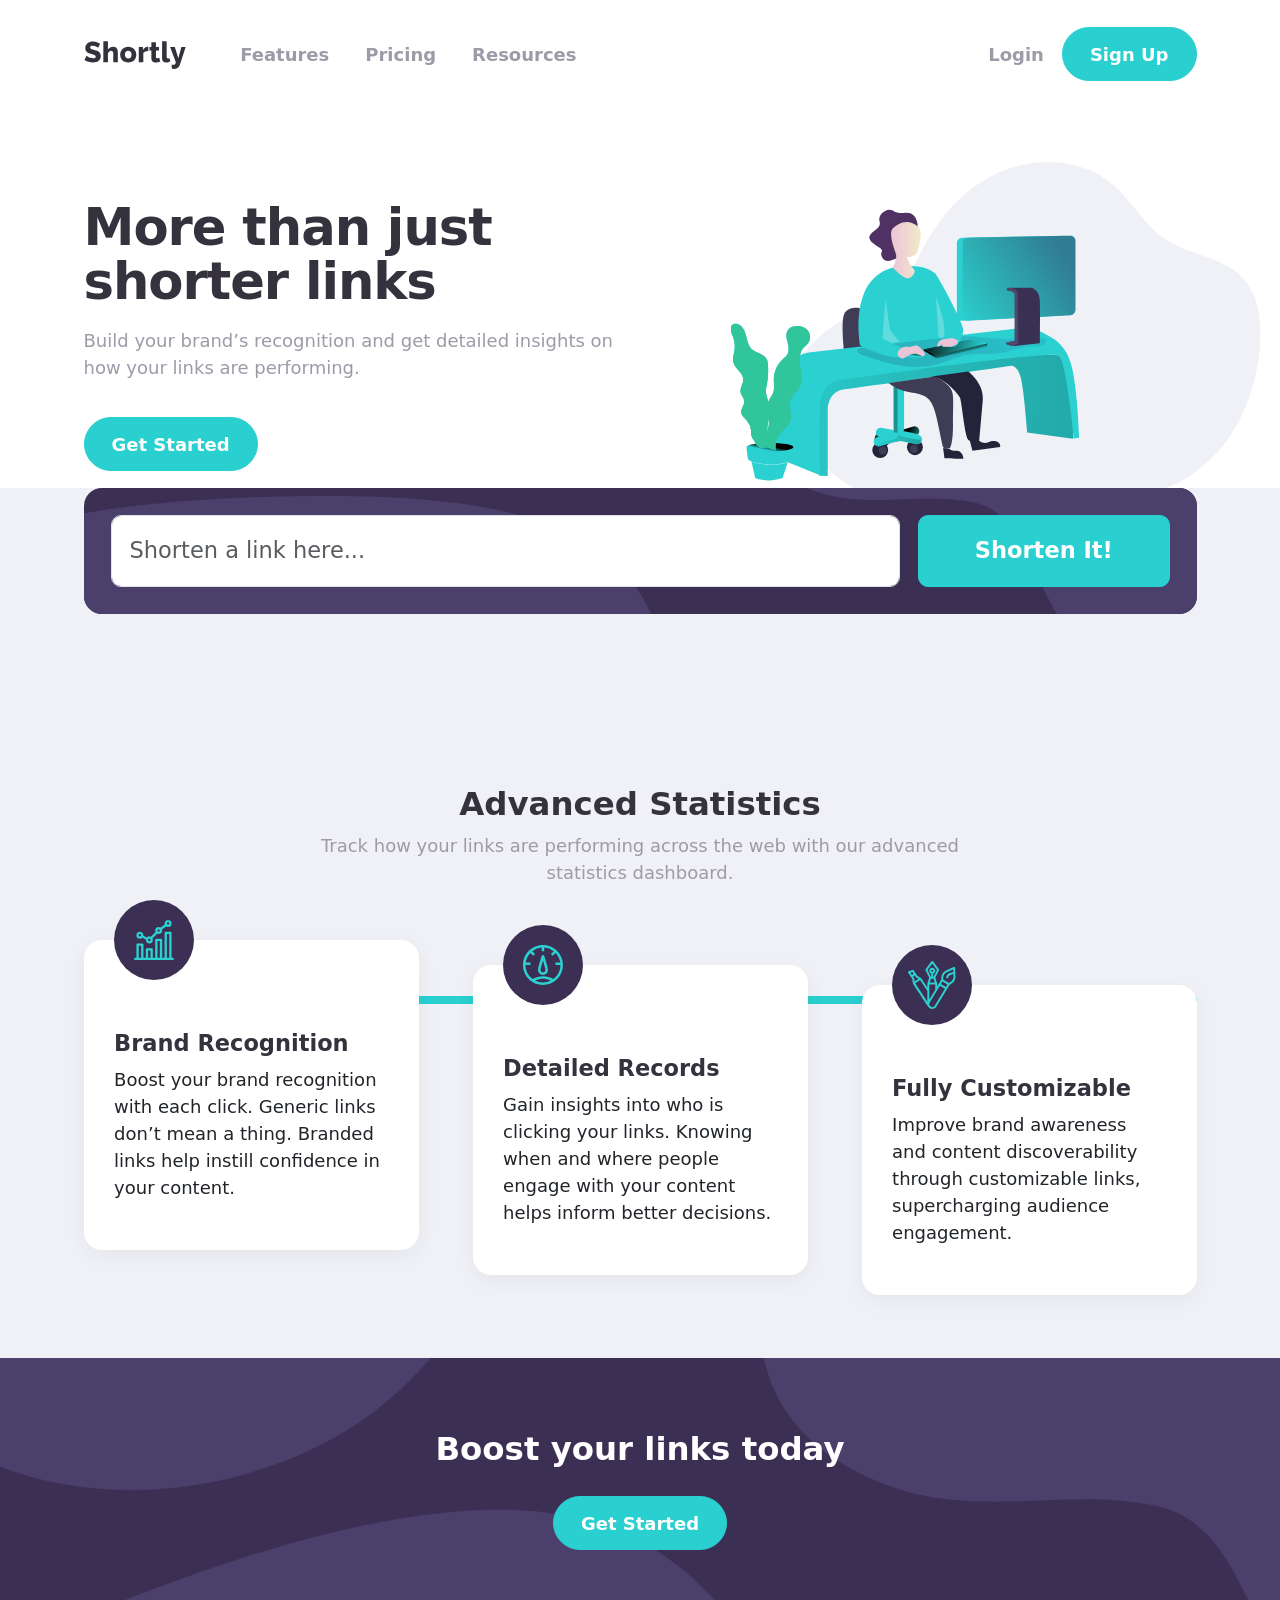
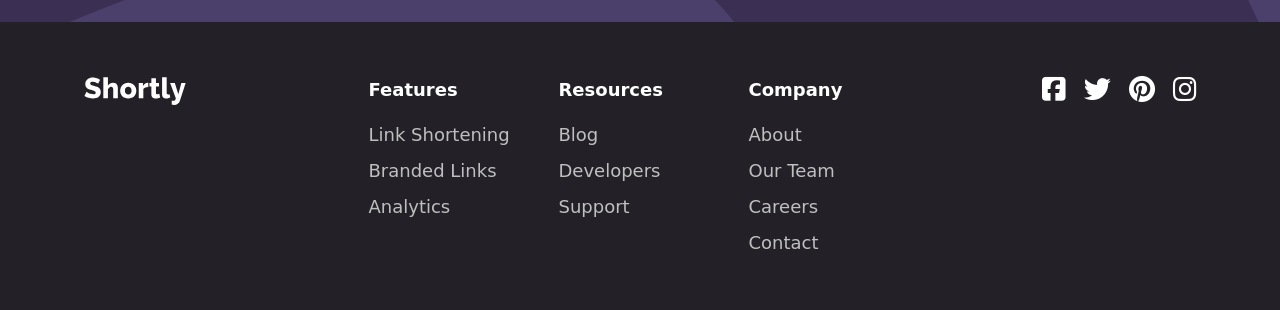
<file: index.html>
<!doctype html>
<html lang="en">
<head>
  <meta charset="utf-8" />
  <meta name="viewport" content="width=device-width, initial-scale=1" />
  <title>Shortly</title>

  <!-- Poppins (500,700) -->
  <link rel="preconnect" href="https://fonts.googleapis.com">
  <link rel="preconnect" href="https://fonts.gstatic.com" crossorigin>
  <link href="https://fonts.googleapis.com/css2?family=Poppins:wght@500;700&display=swap" rel="stylesheet">

  <!-- Bootstrap -->
  <link href="https://cdn.jsdelivr.net/npm/bootstrap@5.3.3/dist/css/bootstrap.min.css" rel="stylesheet">

  <!-- Font Awesome (social icons) -->
  <link href="https://cdnjs.cloudflare.com/ajax/libs/font-awesome/6.5.0/css/all.min.css" rel="stylesheet"/>

  <!-- No custom CSS file: Bootstrap + inline styles only -->
</head>

<style>
  /* =========================
   SHORTEN RESULT CARD (FIX)
========================= */

:root {
   --blue-400: hsl(180, 66%, 49%);
  --cyan: hsl(180, 66%, 49%);
  --violet: hsl(257, 27%, 26%);
   font-family:Poppins,system-ui,-apple-system,Segoe UI,Roboto,Arial,sans-serif;
    font-size:18px;
    --c-cyan:hsl(180, 66%, 49%);
    --c-violet:hsl(257,27%,26%);
    --c-red:hsl(0,87%,67%);
    --c-gray-400:hsl(0,0%,75%);
    --c-gray-500:hsl(257,7%,63%);
    --c-gray-900:hsl(255,11%,22%);
    --c-gray-950:hsl(260,8%,14%);
    --c-bg:#f0f1f6;
}

.result-item {
  background: #fff;
  border-radius: 10px;
  padding: 1rem;
  
  overflow: hidden;
  box-shadow: 0 1px 0 rgba(0,0,0,.04);
}

/* inner layout spacing */
.result-inner {
  padding: 1rem;
}

/* original link */
.result-original {
  color: var(--c-gray-900);
  font-weight: 500;
  overflow: hidden;
  text-overflow: ellipsis;
  white-space: nowrap;
  border-bottom: 1px solid #f1f1f1;
  padding-bottom: .75rem;
  margin-bottom: .75rem;
}

/* short link */
.result-short {
  color: var(--c-cyan);
  font-weight: 500;
  word-break: break-all;
}


.copy-btn {
  background: var(--blue-400);
  border-color: var(--blue-400);
  color: #fff;
  transition: all 0.2s ease;
}

.copy-btn:hover {
  background: hsl(180, 60%, 76%);
  color: #f1f1f1;
  
}

.copy-btn.copied {
  background: hsl(257, 27%, 26%) !important;
}

/* desktop layout */
@media (min-width: 992px) {
  .result-inner {
    display: flex;
    align-items: center;
    justify-content: space-between;
    gap: 1rem;
  }

  .result-original {
    border-bottom: none;
    margin: 0;
    padding: 0;
    max-width: 50%;
  }

  .result-right {
    display: flex;
    align-items: center;
    gap: 1rem;
  }

  .copy-btn {
    width: auto;
  }
}


/* =========================
   SECTION
========================= */
.stats-section {
  background-color: var(--c-bg);
  padding: 4rem 0 6rem;
}

.section-title {
  color: var(--c-gray-900);
  font-size: clamp(1.8rem, 2.4vw, 2.3rem);
}

.section-subtitle {
  color: var(--c-gray-500);
  max-width: 36rem;
}

/* =========================
   CARD
========================= */
.feature-card {
  background: #fff;
  border-radius: 1rem;
  padding: 3.5rem 1.7rem 1.7rem; /* extra top space for icon */
  position: relative;
  min-height: 250px;
  box-shadow: 0 5px 20px rgba(0,0,0,0.05);
}

/* =========================
   ICON
========================= */
.feature-icon {
  width: 80px;
  height: 80px;
  background: var(--c-violet);
  border-radius: 50%;
  display: flex;
  align-items: center;
  justify-content: center;
  position: absolute;
  top: -40px;
  left: 50%;
  transform: translateX(-50%);
  z-index: 2;
}

/* Desktop: move icon to left */
@media (min-width: 992px) {
  .feature-icon {
    left: 1.7rem;
    transform: none;
  }
}

/* =========================
   TEXT
========================= */
.feature-title {
  font-size: 1.25rem;
  font-weight: bold;
  color: var(--c-gray-900);
  margin-top: 1.5rem;
}

.feature-text {
  color: var(--c-gray-500);
}

/* =========================
   CONNECTORS
========================= */

/* Desktop horizontal line */
.connector-horizontal {
  position: absolute;
  top: 110px;
  left: 0;
  right: 0;
  height: 8px;
  background: var(--c-cyan);
  border-radius: 999px;
  z-index: 0;
}

/* Mobile vertical line */
.connector-vertical {
  position: absolute;
  left: 50%;
  top: 60px;
  bottom: 60px;
  width: 8px;
  transform: translateX(-50%);
  background: var(--c-cyan);
  border-radius: 999px;
  z-index: 0;
}

/* =========================
   SPACING (MOBILE)
========================= */
@media (max-width: 991px) {
  .feature-card {
    margin-bottom: 3rem;
  }
}

/* =========================
   STAGGER (DESKTOP)
========================= */
@media (min-width: 992px) {
  .card-2 {
    transform: translateY(25px);
  }

  .card-3 {
    transform: translateY(45px); /* slightly lower but not too much */
  }
}


</style>

<body>

  <!-- NAVBAR -->
  <nav class="navbar navbar-expand-lg bg-white py-4">
    <div class="container">
      <a class="navbar-brand" href="#">
        <img src="images/logo.svg" alt="Shortly" height="28">
      </a>

      <button class="navbar-toggler" type="button" data-bs-toggle="collapse" data-bs-target="#nav">
        <span class="navbar-toggler-icon"></span>
      </button>

      <div id="nav" class="collapse navbar-collapse">
        <ul class="navbar-nav me-auto ms-lg-4 gap-lg-3">
          <li class="nav-item"><a class="nav-link fw-bold" style="color:var(--c-gray-500)" href="#features">Features</a></li>
          <li class="nav-item"><a class="nav-link fw-bold" style="color:var(--c-gray-500)" href="#pricing">Pricing</a></li>
          <li class="nav-item"><a class="nav-link fw-bold" style="color:var(--c-gray-500)" href="#resources">Resources</a></li>
        </ul>

        <div class="d-flex flex-column flex-lg-row align-items-stretch align-items-lg-center gap-3 mt-3 mt-lg-0">
          <a class="nav-link fw-bold text-center" style="color:var(--c-gray-500)" href="#login">Login</a>
          <a
            class="btn rounded-pill fw-bold"
            href="#signup"
            style="background-color:var(--c-cyan); border-color:var(--c-cyan); color:#fff; padding:.7rem 1.5rem;"
          >
            Sign Up
          </a>
        </div>
      </div>
    </div>
  </nav>

  <!-- HERO -->
  <header class="py-5" style="overflow:hidden; padding-bottom:6.5rem;">
    <div class="container">
      <div class="row align-items-center g-5">
        <div class="col-lg-6">
          <h1 class="fw-bold" style="color:var(--c-gray-900); line-height:1.05; letter-spacing:-.02em; font-size:clamp(2.4rem,4vw,3.9rem);">
            More than just<br class="d-none d-md-block">shorter links
          </h1>
          <p class="mt-3" style="color:var(--c-gray-500); max-width:34rem;">
            Build your brand’s recognition and get detailed insights on how your links are performing.
          </p>

          <a
            class="btn rounded-pill fw-bold mt-3"
            href="#shorten"
            style="background-color:var(--c-cyan); border-color:var(--c-cyan); color:#fff; padding:.7rem 1.5rem;"
          >
            Get Started
          </a>
        </div>

        <div class="col-lg-6 text-center text-lg-end">
          <img
            src="images/illustration-working.svg"
            class="img-fluid"
            alt="Working illustration"
            style="width:min(560px,120%); height:auto; transform:translateX(12%);"
          >
        </div>
      </div>
    </div>
  </header>

  <!-- SHORTEN + RESULTS -->
  <section id="shorten" style="background-color:var(--c-bg); padding-bottom:4rem;">
    <div class="container">

      <!-- Shorten card (overlaps hero) -->
      <div class="rounded-4 position-relative overflow-hidden"
           style="margin-top:-4.25rem; background-color:var(--c-violet); padding:1.5rem;">
        <!-- Responsive background image using <picture> (no CSS media queries needed) -->
        <picture class="position-absolute top-0 end-0 w-100 h-100" style="z-index:0;">
          <source media="(max-width: 991.98px)" srcset="images/bg-shorten-mobile.svg">
          <img src="images/bg-shorten-desktop.svg" alt="" class="w-100 h-100" style="object-fit:cover;">
        </picture>

        <div class="position-relative" style="z-index:1;">
          <form id="shortenForm" class="row g-3 align-items-start">
            <div class="col-lg-9">
              <label for="urlInput" class="visually-hidden">Shorten a link</label>
              <input
                id="urlInput"
                type="url"
                class="form-control form-control-lg"
                placeholder="Shorten a link here..."
                autocomplete="off"
                required
                style="border-radius:10px; padding:1rem 1rem;"
              >
              <!-- Bootstrap validation feedback -->
              <div class="invalid-feedback fst-italic" style="color:var(--c-red);">
                Please add a valid link
              </div>
            </div>

            <div class="col-lg-3 d-grid">
              <button
                id="shortenBtn"
                class="btn btn-lg fw-bold"
                type="submit"
                style="background-color:var(--c-cyan); border-color:var(--c-cyan); color:#fff; border-radius:10px; padding:1rem 1.25rem;"
              >
                Shorten It!
              </button>
            </div>
          </form>
        </div>
      </div>

      <!-- Results list -->
      <div id="results" class="mt-4 d-grid gap-3"></div>
    </div>
  </section>

  <!-- STATS -->

  <section id="features" class="stats-section">
  <div class="container">

    <!-- Header -->
    <div class="text-center">
      <h2 class="fw-bold section-title">
        Advanced Statistics
      </h2>
      <p class="section-subtitle mx-auto mt-2">
        Track how your links are performing across the web with our advanced statistics dashboard.
      </p>
    </div>

    <div class="features-wrapper position-relative mt-5">

      <!-- Desktop connector -->
      <div class="connector-horizontal d-none d-lg-block"></div>

      <!-- Mobile connector -->
      <div class="connector-vertical d-lg-none"></div>

      <div class="row g-4 g-lg-5 position-relative z-1">

        <!-- Card 1 -->
        <!-- <div class="col-lg-4">
          <article class="feature-card text-center text-lg-start">

            <div class="feature-icon icon-desktop d-none d-lg-flex">
              <img src="images/icon-brand-recognition.svg" alt="">
            </div>

            <h3 class="feature-title">Brand Recognition</h3>
            <p class="feature-text">
              Boost your brand recognition with each click. Generic links don’t mean a thing.
              Branded links help instill confidence in your content.
            </p>

          </article>
        </div> -->

        <div class="col-lg-4">
          <article class="feature-card text-center text-lg-start">

            <div class="feature-icon">
              <img src="images/icon-brand-recognition.svg" alt="">
            </div>

            <h3 class="feature-title">Brand Recognition</h3>
            <p>Boost your brand recognition with each click. Generic links don’t mean a thing. Branded links help instill confidence in your content.</p>

          </article>
        </div>

        <!-- Card 2 -->
        <!-- <div class="col-lg-4 card-2">
          <article class="feature-card text-center text-lg-start">

            <div class="feature-icon icon-desktop d-none d-lg-flex">
              <img src="images/icon-detailed-records.svg" alt="">
            </div>

            <h3 class="feature-title">Detailed Records</h3>
            <p class="feature-text">
              Gain insights into who is clicking your links. Knowing when and where people engage
              with your content helps inform better decisions.
            </p>

          </article>
        </div> -->

          <!-- Card 2 -->
          <div class="col-lg-4 card-2">
            <article class="feature-card text-center text-lg-start">

              <div class="feature-icon">
                <img src="images/icon-detailed-records.svg" alt="">
              </div>

              <h3 class="feature-title">Detailed Records</h3>
              <p>Gain insights into who is clicking your links. Knowing when and where people engage with your content helps inform better decisions.</p>

            </article>
          </div>


        <!-- Card 3 -->
        <!-- <div class="col-lg-4 card-3">
          <article class="feature-card text-center text-lg-start">

            <div class="feature-icon icon-mobile">
              <img src="images/icon-fully-customizable.svg" alt="">
            </div>

            <h3 class="feature-title">Fully Customizable</h3>
            <p class="feature-text">
              Improve brand awareness and content discoverability through customizable links,
              supercharging audience engagement.
            </p>

          </article>
        </div> -->
        <div class="col-lg-4 card-3">
          <article class="feature-card text-center text-lg-start">

            <div class="feature-icon">
              <img src="images/icon-fully-customizable.svg" alt="">
            </div>

            <h3 class="feature-title">Fully Customizable</h3>
            <p>Improve brand awareness and content discoverability through customizable links, supercharging audience engagement.</p>

          </article>
        </div>
      </div>
    </div>
  </div>
</section>


  <!-- BOOST CTA -->
  <section id="pricing" class="position-relative overflow-hidden" style="background-color:var(--c-violet); padding:4rem 0;">
    <picture class="position-absolute top-0 start-0 w-100 h-100" style="z-index:0;">
      <source media="(max-width: 991.98px)" srcset="images/bg-boost-mobile.svg">
      <img src="images/bg-boost-desktop.svg" alt="" class="w-100 h-100" style="object-fit:cover;">
    </picture>

    <div class="container text-center position-relative" style="z-index:1;">
      <h2 class="fw-bold text-white" style="font-size:clamp(1.8rem,2.5vw,2.4rem);">Boost your links today</h2>
      <a
        class="btn rounded-pill fw-bold mt-3"
        href="#shorten"
        style="background-color:var(--c-cyan); border-color:var(--c-cyan); color:#fff; padding:.7rem 1.5rem;"
      >
        Get Started
      </a>
    </div>
  </section>

  <!-- FOOTER -->
  <footer id="resources" style="background-color:var(--c-gray-950); color:#fff;">
    <div class="container py-5">
      <div class="row g-4">
        <div class="col-lg-3">
          <img src="images/logo.svg" alt="Shortly" height="28" style="filter:brightness(0) invert(1);">
        </div>

        <div class="col-6 col-lg-2">
          <div class="fw-bold mb-3">Features</div>
          <ul class="list-unstyled d-grid gap-2 m-0">
            <li><a class="text-decoration-none" style="color:var(--c-gray-400)" href="#">Link Shortening</a></li>
            <li><a class="text-decoration-none" style="color:var(--c-gray-400)" href="#">Branded Links</a></li>
            <li><a class="text-decoration-none" style="color:var(--c-gray-400)" href="#">Analytics</a></li>
          </ul>
        </div>

        <div class="col-6 col-lg-2">
          <div class="fw-bold mb-3">Resources</div>
          <ul class="list-unstyled d-grid gap-2 m-0">
            <li><a class="text-decoration-none" style="color:var(--c-gray-400)" href="#">Blog</a></li>
            <li><a class="text-decoration-none" style="color:var(--c-gray-400)" href="#">Developers</a></li>
            <li><a class="text-decoration-none" style="color:var(--c-gray-400)" href="#">Support</a></li>
          </ul>
        </div>

        <div class="col-6 col-lg-2">
          <div class="fw-bold mb-3">Company</div>
          <ul class="list-unstyled d-grid gap-2 m-0">
            <li><a class="text-decoration-none" style="color:var(--c-gray-400)" href="#">About</a></li>
            <li><a class="text-decoration-none" style="color:var(--c-gray-400)" href="#">Our Team</a></li>
            <li><a class="text-decoration-none" style="color:var(--c-gray-400)" href="#">Careers</a></li>
            <li><a class="text-decoration-none" style="color:var(--c-gray-400)" href="#">Contact</a></li>
          </ul>
        </div>

        <div class="col-6 col-lg-3 d-flex justify-content-lg-end">
          <div class="d-flex gap-3">
            <a class="text-white" href="#" aria-label="Facebook"><i class="fa-brands fa-facebook-square fs-4"></i></a>
            <a class="text-white" href="#" aria-label="Twitter"><i class="fa-brands fa-twitter fs-4"></i></a>
            <a class="text-white" href="#" aria-label="Pinterest"><i class="fa-brands fa-pinterest fs-4"></i></a>
            <a class="text-white" href="#" aria-label="Instagram"><i class="fa-brands fa-instagram fs-4"></i></a>
          </div>
        </div>
      </div>
    </div>
  </footer>

  <script src="https://cdn.jsdelivr.net/npm/bootstrap@5.3.3/dist/js/bootstrap.bundle.min.js"></script>

  <script src="../app.js"></script>

</body>
</html>
</file>
